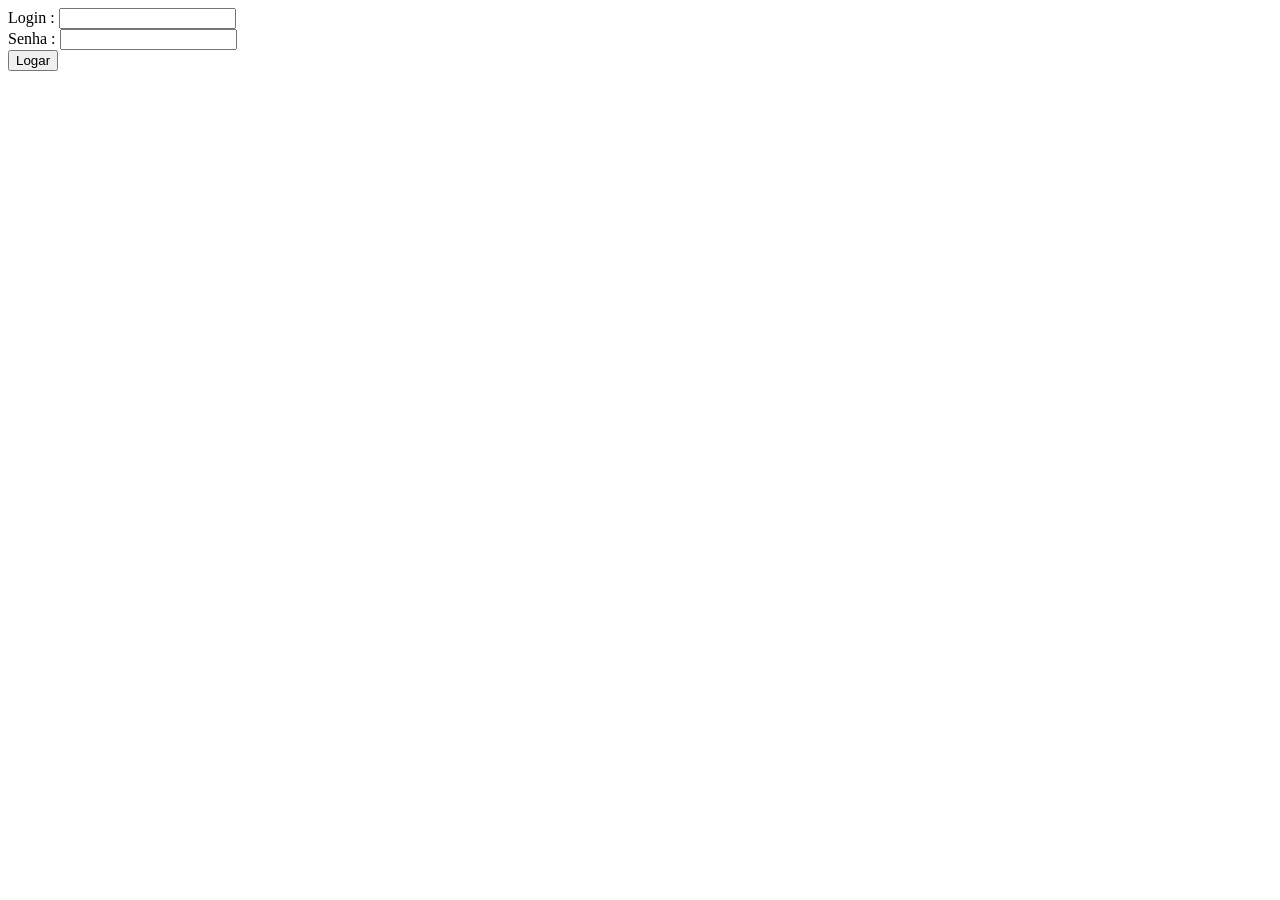
<file: php-web/auth-crud/erick.cristhian/src/index.html>
<html lang="en">
<head>
    <meta charset="UTF-8">
    <meta name="viewport" content="width=device-width, initial-scale=1.0">
    <meta http-equiv="X-UA-Compatible" content="ie=edge">
    <title>Prova PW1</title>
</head>
<body>
    <form action="auth.php" method="POST">
        Login : <input type="text" name="login">
        <br>
        Senha : <input type="password" name="senha">
        <br>
        <input type="submit" value="Logar">
    </form>

</body>
</html>
</file>
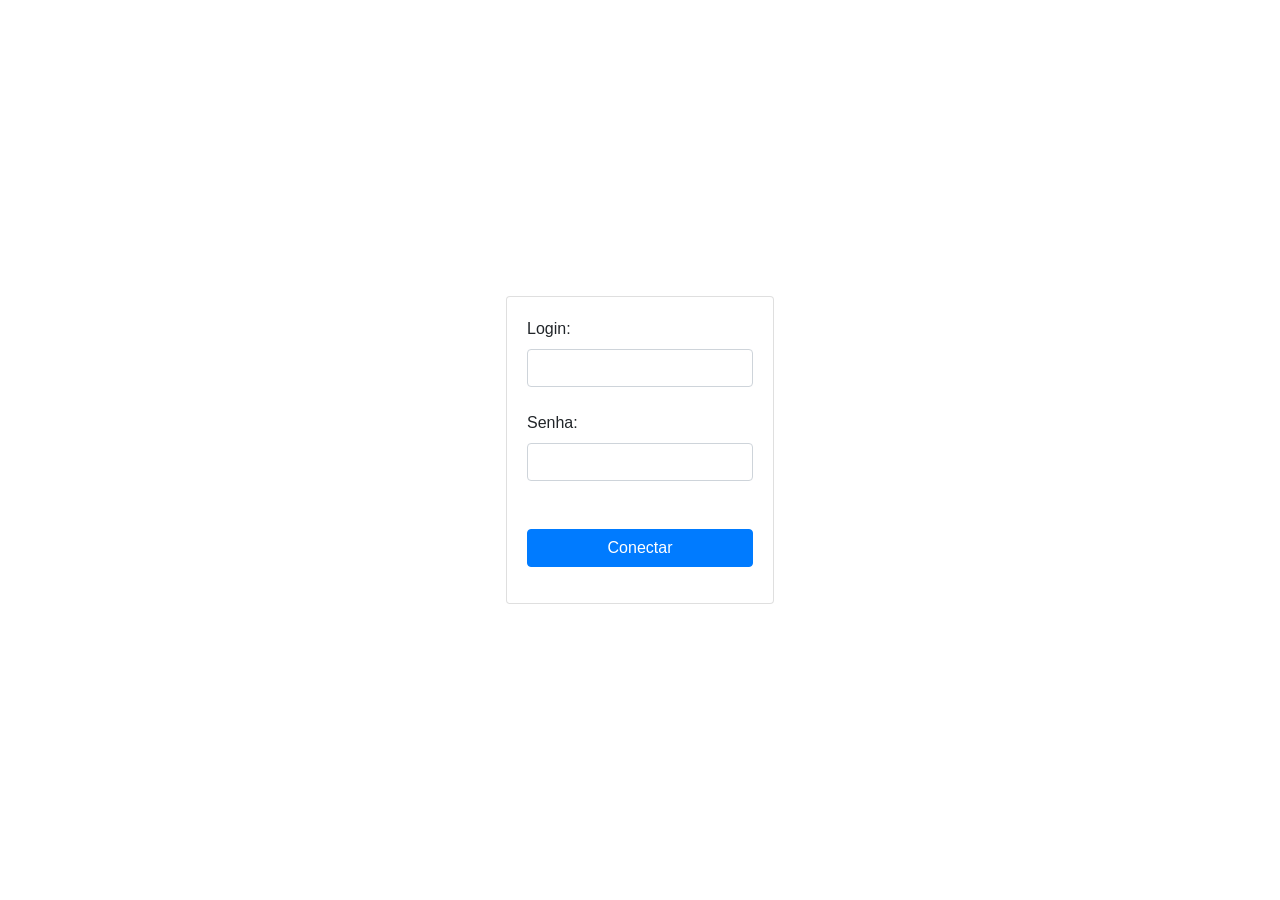
<file: php-web/auth-crud/mauricio.pereira/src/index.html>
<!DOCTYPE html>
<html lang="pt">
<head>
    <meta charset="UTF-8">
    <meta name="viewport" content="width=device-width, initial-scale=1.0">
    <meta http-equiv="X-UA-Compatible" content="ie=edge">
    <link rel="stylesheet" href="https://stackpath.bootstrapcdn.com/bootstrap/4.3.1/css/bootstrap.min.css" integrity="sha384-ggOyR0iXCbMQv3Xipma34MD+dH/1fQ784/j6cY/iJTQUOhcWr7x9JvoRxT2MZw1T" crossorigin="anonymous">

    <title>Login</title>
</head>
<body style="display: flex; justify-content: center; align-items: center; height: 100vh;">
    
    <div class="card">
        <form class="form-group card-body" action="/auth/auth.php" method="post">
            <label for="login">Login:</label>  <br>
            <input class="form-control"  type="text" name="login"> <br>
            <label for="senha">Senha:</label>  <br>
            <input class="form-control" type="password" name="senha" > <br><br>
            <button class="btn btn-block btn-primary" type="submit">Conectar</button>
        </form>
    </div>
    

    <script src="https://code.jquery.com/jquery-3.3.1.slim.min.js" integrity="sha384-q8i/X+965DzO0rT7abK41JStQIAqVgRVzpbzo5smXKp4YfRvH+8abtTE1Pi6jizo" crossorigin="anonymous"></script>
    <script src="https://cdnjs.cloudflare.com/ajax/libs/popper.js/1.14.7/umd/popper.min.js" integrity="sha384-UO2eT0CpHqdSJQ6hJty5KVphtPhzWj9WO1clHTMGa3JDZwrnQq4sF86dIHNDz0W1" crossorigin="anonymous"></script>
    <script src="https://stackpath.bootstrapcdn.com/bootstrap/4.3.1/js/bootstrap.min.js" integrity="sha384-JjSmVgyd0p3pXB1rRibZUAYoIIy6OrQ6VrjIEaFf/nJGzIxFDsf4x0xIM+B07jRM" crossorigin="anonymous"></script>

</body>
</html>
</file>
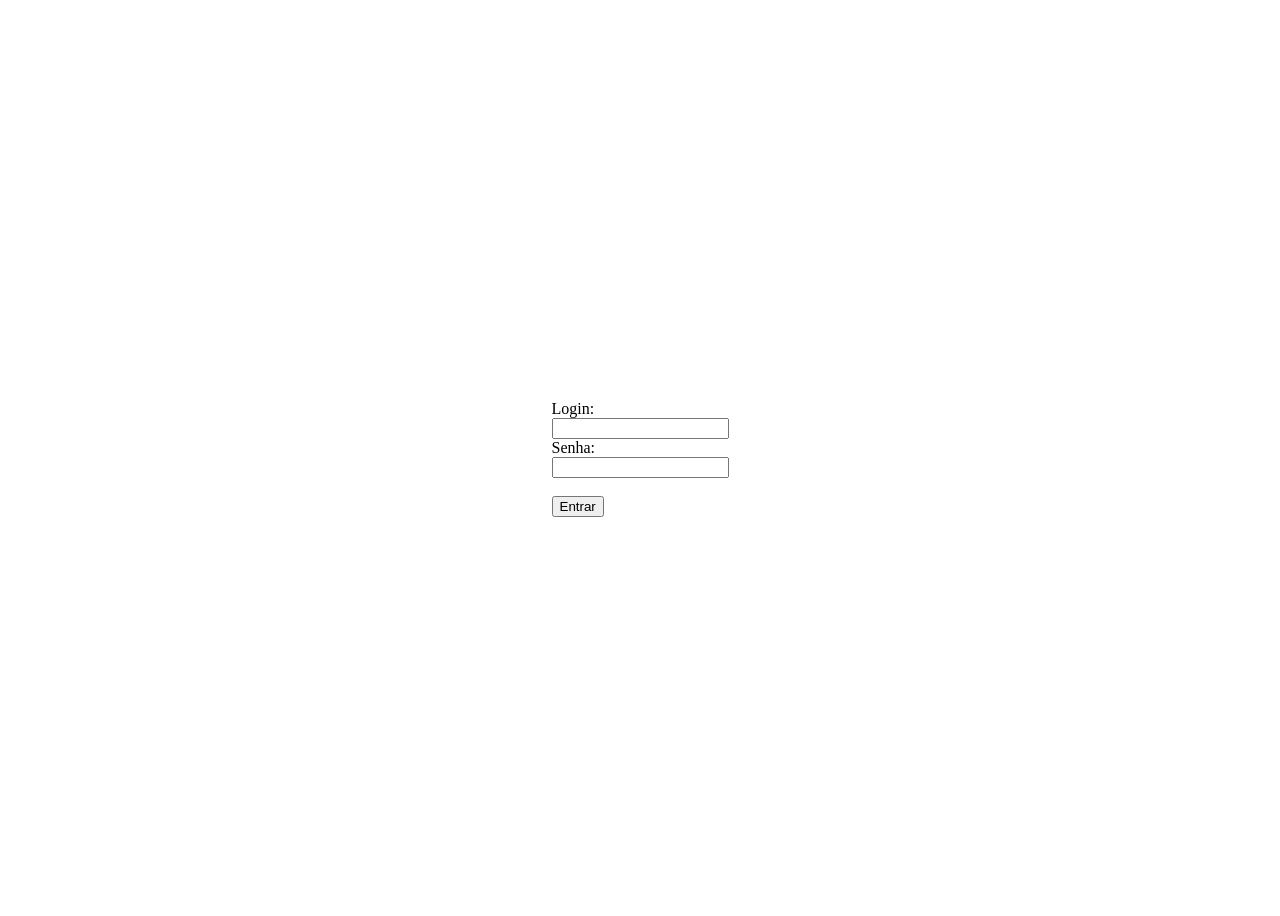
<file: php-web/auth-crud/romero.reis/src/index.html>
<!DOCTYPE html>
<html lang="pt">
<head>
    <meta charset="UTF-8">
    <meta name="viewport" content="width=device-width, initial-scale=1.0">
    <meta http-equiv="X-UA-Compatible" content="ie=edge">

    <title>Login</title>
</head>
<body style="display: flex; justify-content: center; align-items: center; height: 100vh;">
    
    <div>
        <form action="/auth/auth.php" method="post">
            <label for="login">Login:</label>  <br>
            <input type="text" name="login"> <br>
            <label for="senha">Senha:</label>  <br>
            <input type="password" name="senha" > <br><br>
            <button type="submit">Entrar</button>
        </form>
    </div>
    
</body>
</html>
</file>
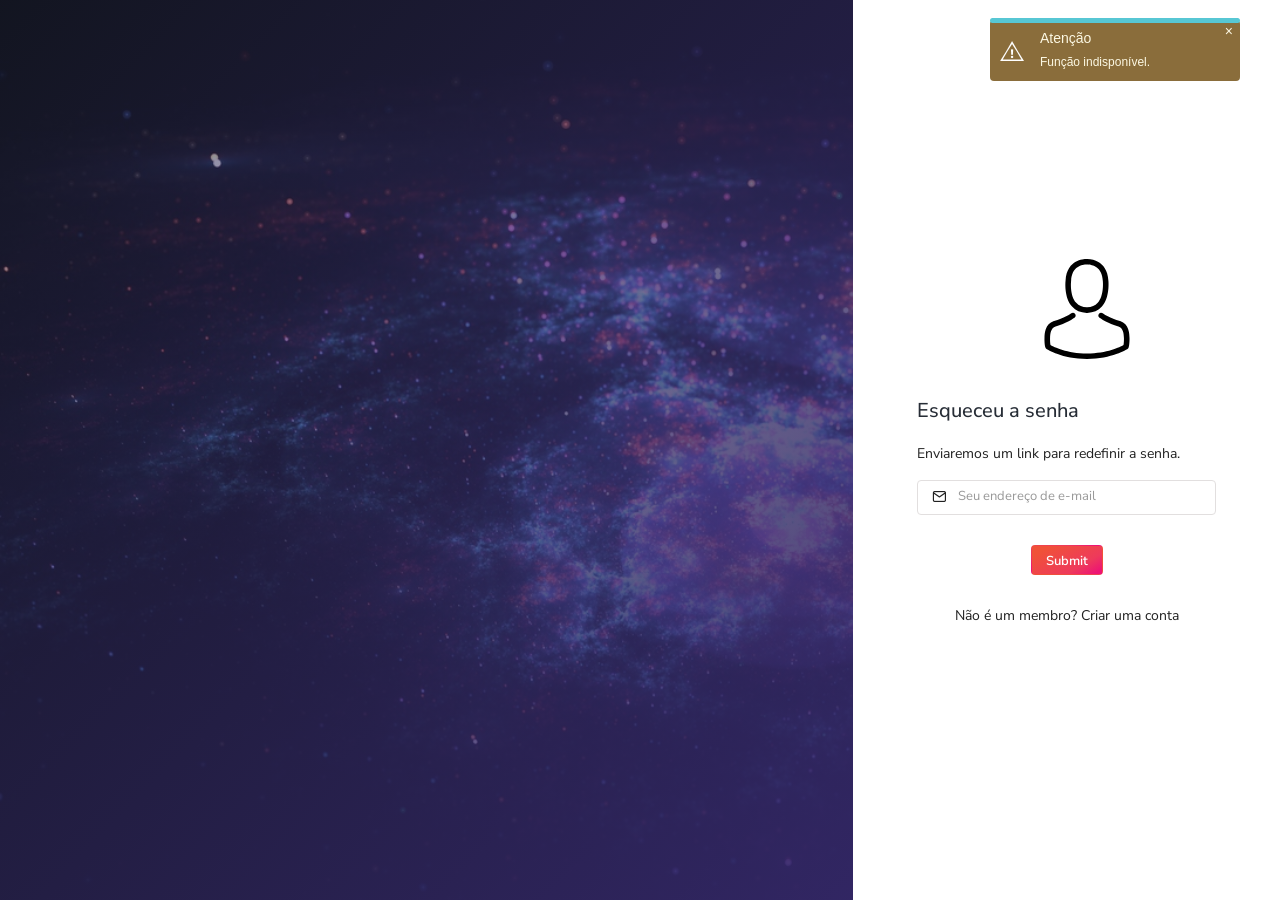
<file: php-web/auth-crud/paulo.beserra/main/forgot-password.html>
<!doctype html>
<html class="no-js" lang="en">
    <head>
        <meta charset="utf-8">
        <meta http-equiv="x-ua-compatible" content="ie=edge">
        <title>Forgot Password</title>
        <meta name="description" content="">
        <meta name="keywords" content="">
        <meta name="viewport" content="width=device-width, initial-scale=1">
        
        <link rel="icon" href="./favicon.svg" type="image/svg" />

        <link href="https://fonts.googleapis.com/css?family=Nunito+Sans:300,400,600,700,800" rel="stylesheet">
        
        <link rel="stylesheet" href="./plugins/bootstrap/dist/css/bootstrap.min.css">
        <link rel="stylesheet" href="./plugins/fontawesome-free/css/all.min.css">
        <link rel="stylesheet" href="./plugins/ionicons/dist/css/ionicons.min.css">
        <link rel="stylesheet" href="./plugins/icon-kit/dist/css/iconkit.min.css">
        <link rel="stylesheet" href="./plugins/perfect-scrollbar/css/perfect-scrollbar.css">
        <link rel="stylesheet" href="./dist/css/theme.min.css">
        <link rel="stylesheet" href="./plugins/jquery-toast-plugin/dist/jquery.toast.min.css">
        <script src="./src/js/vendor/modernizr-2.8.3.min.js"></script>
    </head>

    <body>
        <!--[if lt IE 8]>
            <p class="browserupgrade">You are using an <strong>outdated</strong> browser. Please <a href="http://browsehappy.com/">upgrade your browser</a> to improve your experience.</p>
        <![endif]-->

        <div class="auth-wrapper">
            <div class="container-fluid h-100">
                <div class="row flex-row h-100 bg-white">
                    <div class="col-xl-8 col-lg-6 col-md-5 p-0 d-md-block d-lg-block d-sm-none d-none">
                        <div class="lavalite-bg" style="background-image: url('./img/auth/glare_light_cluster_150478_1366x768.jpg')">
                            <div class="lavalite-overlay"></div>
                        </div>
                    </div>
                    <div class="col-xl-4 col-lg-6 col-md-7 my-auto p-0">
                        <div class="authentication-form mx-auto">
                            <div class="logo-centered">
                                <a href="./"><img src="./favicon.svg" width="100px" height="100px;" alt=""></a>
                            </div>
                            <h3>Esqueceu a senha</h3>
                            <p>Enviaremos um link para redefinir a senha.</p>

                                <div class="form-group">
                                    <input type="email" class="form-control" autocomplete=off autofocus placeholder="Seu endereço de e-mail" required="">
                                    <i class="ik ik-mail"></i>
                                </div>
                                <div class="sign-btn text-center">
                                    <button class="btn btn-theme">Submit</button>
                                </div>

                            <div class="register">
                                <p>Não é um membro? <a href="./register.html">Criar uma conta</a></p>
                            </div>
                        </div>
                    </div>
                </div>
            </div>
        </div>
        
        <script src="https://code.jquery.com/jquery-3.3.1.min.js"></script>
        <script>window.jQuery || document.write('<script src="./src/js/vendor/jquery-3.3.1.min.js"><\/script>')</script>
        <script src="./plugins/popper.js/dist/umd/popper.min.js"></script>
        <script src="./plugins/bootstrap/dist/js/bootstrap.min.js"></script>
        <script src="./plugins/perfect-scrollbar/dist/perfect-scrollbar.min.js"></script>
        <script src="./plugins/screenfull/dist/screenfull.js"></script>
        <script src="./dist/js/theme.js"></script>
        <script src="./plugins/jquery-toast-plugin/dist/jquery.toast.min.js"></script>
        <!-- Google Analytics: change UA-XXXXX-X to be your site's ID. -->
        <script>
            (function(b,o,i,l,e,r){b.GoogleAnalyticsObject=l;b[l]||(b[l]=
            function(){(b[l].q=b[l].q||[]).push(arguments)});b[l].l=+new Date;
            e=o.createElement(i);r=o.getElementsByTagName(i)[0];
            e.src='https://www.google-analytics.com/analytics.js';
            r.parentNode.insertBefore(e,r)}(window,document,'script','ga'));
            ga('create','UA-XXXXX-X','auto');ga('send','pageview');
        </script>
        <script>
        (function($) {

          showWarningToast = function() {
            'use strict';
            resetToastPosition();
            $.toast({
              heading: 'Atenção',
              text: 'Função indisponível.',
              showHideTransition: 'slide',
              icon: 'warning',
              loaderBg: '#57c7d4',
              position: 'top-right'
            })
          };

          showToastPosition = function(position) {
            'use strict';
            resetToastPosition();
            $.toast({
              heading: 'Positioning',
              text: 'Specify the custom position object or use one of the predefined ones',
              position: String(position),
              icon: 'success',
              stack: false,
              loaderBg: '#f96868'
            })
          }
          showToastInCustomPosition = function() {
            'use strict';
            resetToastPosition();
            $.toast({
              heading: 'Custom positioning',
              text: 'Specify the custom position object or use one of the predefined ones',
              icon: 'success',
              position: {
                left: 120,
                top: 120
              },
              stack: false,
              loaderBg: '#f96868'
            })
          }
          resetToastPosition = function() {
            $('.jq-toast-wrap').removeClass('bottom-left bottom-right top-left top-right mid-center'); // to remove previous position class
            $(".jq-toast-wrap").css({
              "top": "",
              "left": "",
              "bottom": "",
              "right": ""
            }); //to remove previous position style
          }
        })(jQuery);
        </script>
        <script>
        window.onload = function() {
            showWarningToast()
        }
        </script>
    </body>
</html>
</file>
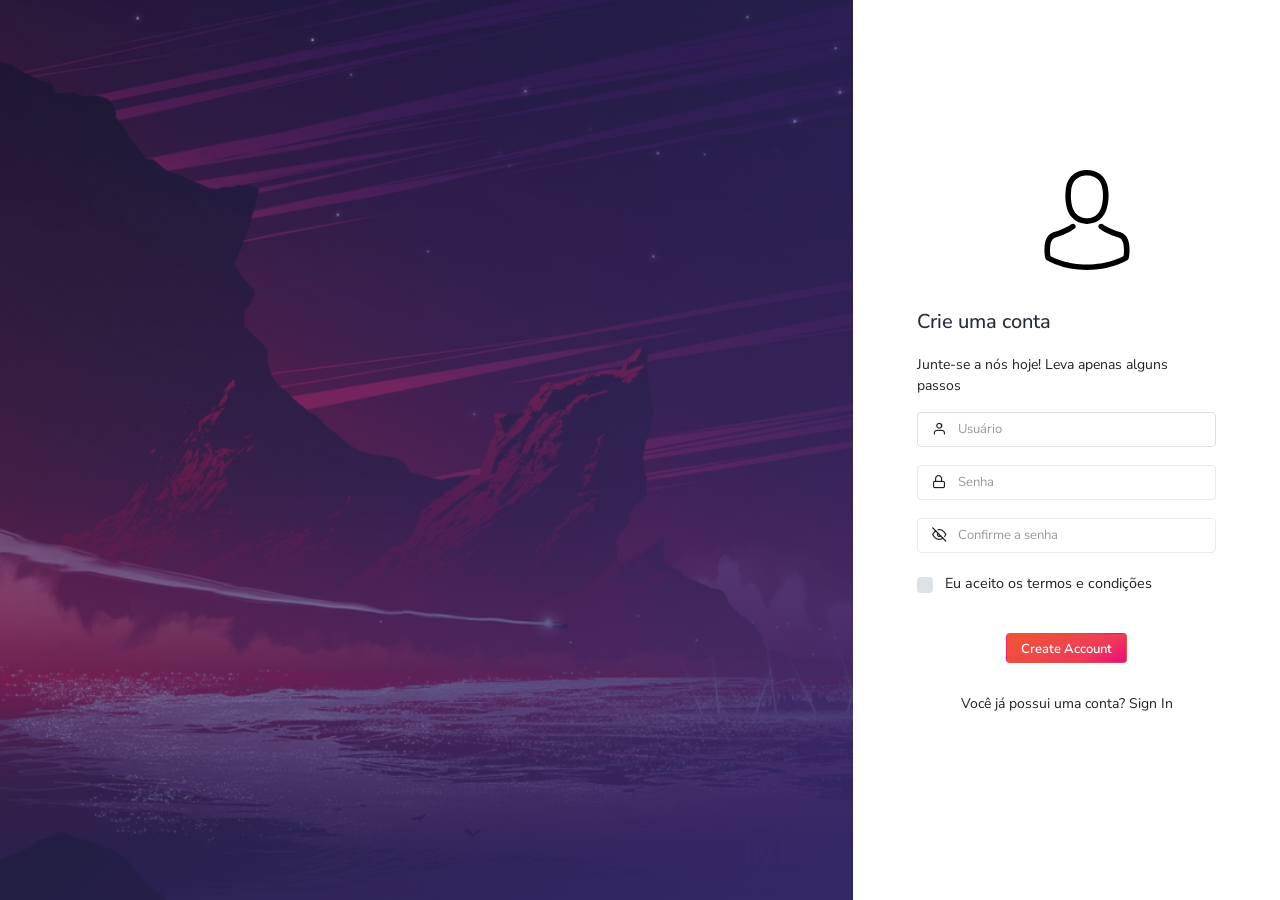
<file: php-web/auth-crud/paulo.beserra/main/register.html>
<!doctype html>
<html class="no-js" lang="en">
    <head>
        <meta charset="utf-8">
        <meta http-equiv="x-ua-compatible" content="ie=edge">
        <title>Sign Up</title>
        <meta name="description" content="">
        <meta name="keywords" content="">
        <meta name="viewport" content="width=device-width, initial-scale=1">
        
        <link rel="icon" href="./favicon.svg" type="image/svg" />

        <link href="https://fonts.googleapis.com/css?family=Nunito+Sans:300,400,600,700,800" rel="stylesheet">
        
        <link rel="stylesheet" href="./plugins/bootstrap/dist/css/bootstrap.min.css">
        <link rel="stylesheet" href="./plugins/fontawesome-free/css/all.min.css">
        <link rel="stylesheet" href="./plugins/ionicons/dist/css/ionicons.min.css">
        <link rel="stylesheet" href="./plugins/icon-kit/dist/css/iconkit.min.css">
        <link rel="stylesheet" href="./plugins/perfect-scrollbar/css/perfect-scrollbar.css">
        <link rel="stylesheet" href="./dist/css/theme.min.css">
        <script src="./src/js/vendor/modernizr-2.8.3.min.js"></script>
        <link rel="stylesheet" href="./plugins/jquery-toast-plugin/dist/jquery.toast.min.css">
    </head>

    <body>
        <!--[if lt IE 8]>
            <p class="browserupgrade">You are using an <strong>outdated</strong> browser. Please <a href="http://browsehappy.com/">upgrade your browser</a> to improve your experience.</p>
        <![endif]-->

        <div class="auth-wrapper">
            <div class="container-fluid h-100">
                <div class="row flex-row h-100 bg-white">
                    <div class="col-xl-8 col-lg-6 col-md-5 p-0 d-md-block d-lg-block d-sm-none d-none">
                        <div class="lavalite-bg" style="background-image: url('./img/auth/wolf_silhouette_hills_130119_1366x768.jpg')">
                            <div class="lavalite-overlay"></div>
                        </div>
                    </div>
                    <div class="col-xl-4 col-lg-6 col-md-7 my-auto p-0">
                        <div class="authentication-form mx-auto">
                            <div class="logo-centered">
                                <a href="./"><img src="./favicon.svg" width="100px" height="100px;" alt=""></a>
                            </div>
                            <h3>Crie uma conta</h3>
                            <p>Junte-se a nós hoje! Leva apenas alguns passos</p>

                            <div class="form-group">
                                <input type="text" class="form-control" id="id-user" autocomplete=off placeholder="Usuário" autofocus required="">
                                <i class="ik ik-user"></i>
                            </div>
                            <div class="form-group">
                                <input type="password" class="form-control" id="id-pass" autocomplete=off placeholder="Senha" required="">
                                <i class="ik ik-lock"></i>
                            </div>
                            <div class="form-group">
                                <input type="password" class="form-control" id="id-pass-2" autocomplete=off placeholder="Confirme a senha" required="">
                                <i class="ik ik-eye-off"></i>
                            </div>
                            <div class="row">
                                <div class="col-12 text-left">
                                    <label class="custom-control custom-checkbox">
                                        <input type="checkbox" class="custom-control-input" id="item_checkbox" name="item_checkbox" value="option1">
                                        <span class="custom-control-label">&nbsp;Eu aceito <a href="#">os termos e condições</a></span>
                                    </label>
                                </div>
                            </div>
                            <div class="sign-btn text-center">
                                <button class="btn btn-theme" id="id-send">Create Account</button>
                            </div>

                            <div class="register">
                                <p>Você já possui uma conta? <a href="./">Sign In</a></p>
                            </div>
                        </div>
                    </div>
                </div>
            </div>
        </div>
        
        <script src="https://code.jquery.com/jquery-3.3.1.min.js"></script>
        <script>window.jQuery || document.write('<script src="./src/js/vendor/jquery-3.3.1.min.js"><\/script>')</script>
        <script src="./plugins/popper.js/dist/umd/popper.min.js"></script>
        <script src="./plugins/bootstrap/dist/js/bootstrap.min.js"></script>
        <script src="./plugins/perfect-scrollbar/dist/perfect-scrollbar.min.js"></script>
        <script src="./plugins/screenfull/dist/screenfull.js"></script>
        <script src="./dist/js/theme.js"></script>
        <script src="./plugins/jquery-toast-plugin/dist/jquery.toast.min.js"></script>
        <!-- Google Analytics: change UA-XXXXX-X to be your site's ID. -->
        <script>
            (function(b,o,i,l,e,r){b.GoogleAnalyticsObject=l;b[l]||(b[l]=
            function(){(b[l].q=b[l].q||[]).push(arguments)});b[l].l=+new Date;
            e=o.createElement(i);r=o.getElementsByTagName(i)[0];
            e.src='https://www.google-analytics.com/analytics.js';
            r.parentNode.insertBefore(e,r)}(window,document,'script','ga'));
            ga('create','UA-XXXXX-X','auto');ga('send','pageview');
        </script>
        <script src="./register.js"></script>
        <script>
        (function($) {
          showSuccessToast = function() {
            'use strict';
            resetToastPosition();
            $.toast({
              heading: 'Success',
              text: 'Usuário criado com sucesso.',
              showHideTransition: 'slide',
              icon: 'success',
              loaderBg: '#f96868',
              position: 'top-right'
            })
          };
          showInfoToast = function() {
            'use strict';
            resetToastPosition();
            $.toast({
              heading: 'Info',
              text: 'Submetendo formulário...',
              showHideTransition: 'slide',
              icon: 'info',
              loaderBg: '#46c35f',
              position: 'top-right'
            })
          };
          showWarningToast = function() {
            'use strict';
            resetToastPosition();
            $.toast({
              heading: 'Atenção',
              text: 'As senhas não correspondem.',
              showHideTransition: 'slide',
              icon: 'warning',
              loaderBg: '#57c7d4',
              position: 'top-right'
            })
          };
            showWarningToastUser = function() {
                'use strict';
                resetToastPosition();
                $.toast({
                  heading: 'Atenção',
                  text: 'Usuário já existe.',
                  showHideTransition: 'slide',
                  icon: 'warning',
                  loaderBg: '#57c7d4',
                  position: 'top-right'
                })
            };
          showDangerToast = function() {
            'use strict';
            resetToastPosition();
            $.toast({
              heading: 'Error',
              text: 'Servidor temporariamente indisponível.',
              showHideTransition: 'slide',
              icon: 'error',
              loaderBg: '#f2a654',
              position: 'top-right'
            })
          };
          showToastPosition = function(position) {
            'use strict';
            resetToastPosition();
            $.toast({
              heading: 'Positioning',
              text: 'Specify the custom position object or use one of the predefined ones',
              position: String(position),
              icon: 'success',
              stack: false,
              loaderBg: '#f96868'
            })
          }
          showToastInCustomPosition = function() {
            'use strict';
            resetToastPosition();
            $.toast({
              heading: 'Custom positioning',
              text: 'Specify the custom position object or use one of the predefined ones',
              icon: 'success',
              position: {
                left: 120,
                top: 120
              },
              stack: false,
              loaderBg: '#f96868'
            })
          }
          resetToastPosition = function() {
            $('.jq-toast-wrap').removeClass('bottom-left bottom-right top-left top-right mid-center'); // to remove previous position class
            $(".jq-toast-wrap").css({
              "top": "",
              "left": "",
              "bottom": "",
              "right": ""
            }); //to remove previous position style
          }
        })(jQuery);
        </script>
    </body>
</html>
</file>
<file: php-web/auth-crud/paulo.beserra/main/plugins/perfect-scrollbar/css/perfect-scrollbar.css>
/*
 * Container style
 */
.ps {
  overflow: hidden !important;
  overflow-anchor: none;
  -ms-overflow-style: none;
  touch-action: auto;
  -ms-touch-action: auto;
}

/*
 * Scrollbar rail styles
 */
.ps__rail-x {
  display: none;
  opacity: 0;
  transition: background-color .2s linear, opacity .2s linear;
  -webkit-transition: background-color .2s linear, opacity .2s linear;
  height: 15px;
  /* there must be 'bottom' or 'top' for ps__rail-x */
  bottom: 0px;
  /* please don't change 'position' */
  position: absolute;
}

.ps__rail-y {
  display: none;
  opacity: 0;
  transition: background-color .2s linear, opacity .2s linear;
  -webkit-transition: background-color .2s linear, opacity .2s linear;
  width: 15px;
  /* there must be 'right' or 'left' for ps__rail-y */
  right: 0;
  /* please don't change 'position' */
  position: absolute;
}

.ps--active-x > .ps__rail-x,
.ps--active-y > .ps__rail-y {
  display: block;
  background-color: transparent;
}

.ps:hover > .ps__rail-x,
.ps:hover > .ps__rail-y,
.ps--focus > .ps__rail-x,
.ps--focus > .ps__rail-y,
.ps--scrolling-x > .ps__rail-x,
.ps--scrolling-y > .ps__rail-y {
  opacity: 0.6;
}

.ps .ps__rail-x:hover,
.ps .ps__rail-y:hover,
.ps .ps__rail-x:focus,
.ps .ps__rail-y:focus,
.ps .ps__rail-x.ps--clicking,
.ps .ps__rail-y.ps--clicking {
  background-color: #eee;
  opacity: 0.9;
}

/*
 * Scrollbar thumb styles
 */
.ps__thumb-x {
  background-color: #aaa;
  border-radius: 6px;
  transition: background-color .2s linear, height .2s ease-in-out;
  -webkit-transition: background-color .2s linear, height .2s ease-in-out;
  height: 6px;
  /* there must be 'bottom' for ps__thumb-x */
  bottom: 2px;
  /* please don't change 'position' */
  position: absolute;
}

.ps__thumb-y {
  background-color: #aaa;
  border-radius: 6px;
  transition: background-color .2s linear, width .2s ease-in-out;
  -webkit-transition: background-color .2s linear, width .2s ease-in-out;
  width: 6px;
  /* there must be 'right' for ps__thumb-y */
  right: 2px;
  /* please don't change 'position' */
  position: absolute;
}

.ps__rail-x:hover > .ps__thumb-x,
.ps__rail-x:focus > .ps__thumb-x,
.ps__rail-x.ps--clicking .ps__thumb-x {
  background-color: #999;
  height: 11px;
}

.ps__rail-y:hover > .ps__thumb-y,
.ps__rail-y:focus > .ps__thumb-y,
.ps__rail-y.ps--clicking .ps__thumb-y {
  background-color: #999;
  width: 11px;
}

/* MS supports */
@supports (-ms-overflow-style: none) {
  .ps {
    overflow: auto !important;
  }
}

@media screen and (-ms-high-contrast: active), (-ms-high-contrast: none) {
  .ps {
    overflow: auto !important;
  }
}
</file>
<file: php-web/auth-crud/paulo.beserra/main/plugins/icon-kit/dist/css/iconkit.min.css>
/*! 
* @package IconKit 
* @version 1.0 
*/@font-face{font-family:iconkit;src:url(../fonts/iconkit.eot);src:url(../fonts/iconkit.eot#iefix) format('embedded-opentype'),url(../fonts/iconkit.woff) format('woff'),url(../fonts/iconkit.ttf) format('truetype'),url(../fonts/iconkit.svg#iconkit) format('svg')}.ik{font-family:iconkit!important;speak:none;font-style:normal;font-weight:400;font-variant:normal;text-transform:none;line-height:1;-webkit-font-smoothing:antialiased;-moz-osx-font-smoothing:grayscale}.ik-alert-octagon:before{content:"\e81b"}.ik-alert-circle:before{content:"\e81c"}.ik-activity:before{content:"\e81d"}.ik-alert-triangle:before{content:"\e81e"}.ik-align-center:before{content:"\e81f"}.ik-airplay:before{content:"\e820"}.ik-align-justify:before{content:"\e821"}.ik-align-left:before{content:"\e822"}.ik-align-right:before{content:"\e823"}.ik-arrow-down-left:before{content:"\e824"}.ik-arrow-down-right:before{content:"\e825"}.ik-anchor:before{content:"\e826"}.ik-aperture:before{content:"\e827"}.ik-arrow-left:before{content:"\e828"}.ik-arrow-right:before{content:"\e829"}.ik-arrow-down:before{content:"\e82a"}.ik-arrow-up-left:before{content:"\e82b"}.ik-arrow-up-right:before{content:"\e82c"}.ik-arrow-up:before{content:"\e82d"}.ik-award:before{content:"\e82e"}.ik-bar-chart:before{content:"\e82f"}.ik-at-sign:before{content:"\e830"}.ik-bar-chart-2:before{content:"\e831"}.ik-battery-charging:before{content:"\e832"}.ik-bell-off:before{content:"\e833"}.ik-battery:before{content:"\e834"}.ik-bluetooth:before{content:"\e835"}.ik-bell:before{content:"\e836"}.ik-book:before{content:"\e837"}.ik-briefcase:before{content:"\e838"}.ik-camera-off:before{content:"\e839"}.ik-calendar:before{content:"\e83a"}.ik-bookmark:before{content:"\e83b"}.ik-box:before{content:"\e83c"}.ik-camera:before{content:"\e83d"}.ik-check-circle:before{content:"\e83e"}.ik-check:before{content:"\e83f"}.ik-check-square:before{content:"\e840"}.ik-cast:before{content:"\e841"}.ik-chevron-down:before{content:"\e842"}.ik-chevron-left:before{content:"\e843"}.ik-chevron-right:before{content:"\e844"}.ik-chevron-up:before{content:"\e845"}.ik-chevrons-down:before{content:"\e846"}.ik-chevrons-right:before{content:"\e847"}.ik-chevrons-up:before{content:"\e848"}.ik-chevrons-left:before{content:"\e849"}.ik-circle:before{content:"\e84a"}.ik-clipboard:before{content:"\e84b"}.ik-chrome:before{content:"\e84c"}.ik-clock:before{content:"\e84d"}.ik-cloud-lightning:before{content:"\e84e"}.ik-cloud-drizzle:before{content:"\e84f"}.ik-cloud-rain:before{content:"\e850"}.ik-cloud-off:before{content:"\e851"}.ik-codepen:before{content:"\e852"}.ik-cloud-snow:before{content:"\e853"}.ik-compass:before{content:"\e854"}.ik-copy:before{content:"\e855"}.ik-corner-down-right:before{content:"\e856"}.ik-corner-down-left:before{content:"\e857"}.ik-corner-left-down:before{content:"\e858"}.ik-corner-left-up:before{content:"\e859"}.ik-corner-up-left:before{content:"\e85a"}.ik-corner-up-right:before{content:"\e85b"}.ik-corner-right-down:before{content:"\e85c"}.ik-corner-right-up:before{content:"\e85d"}.ik-cpu:before{content:"\e85e"}.ik-credit-card:before{content:"\e85f"}.ik-crosshair:before{content:"\e860"}.ik-disc:before{content:"\e861"}.ik-delete:before{content:"\e862"}.ik-download-cloud:before{content:"\e863"}.ik-download:before{content:"\e864"}.ik-droplet:before{content:"\e865"}.ik-edit-2:before{content:"\e866"}.ik-edit:before{content:"\e867"}.ik-edit-1:before{content:"\e868"}.ik-external-link:before{content:"\e869"}.ik-eye:before{content:"\e86a"}.ik-feather:before{content:"\e86b"}.ik-facebook:before{content:"\e86c"}.ik-file-minus:before{content:"\e86d"}.ik-eye-off:before{content:"\e86e"}.ik-fast-forward:before{content:"\e86f"}.ik-file-text:before{content:"\e870"}.ik-film:before{content:"\e871"}.ik-file:before{content:"\e872"}.ik-file-plus:before{content:"\e873"}.ik-folder:before{content:"\e874"}.ik-filter:before{content:"\e875"}.ik-flag:before{content:"\e876"}.ik-globe:before{content:"\e877"}.ik-grid:before{content:"\e878"}.ik-heart:before{content:"\e879"}.ik-home:before{content:"\e87a"}.ik-github:before{content:"\e87b"}.ik-image:before{content:"\e87c"}.ik-inbox:before{content:"\e87d"}.ik-layers:before{content:"\e87e"}.ik-info:before{content:"\e87f"}.ik-instagram:before{content:"\e880"}.ik-layout:before{content:"\e881"}.ik-link-2:before{content:"\e882"}.ik-life-buoy:before{content:"\e883"}.ik-link:before{content:"\e884"}.ik-log-in:before{content:"\e885"}.ik-list:before{content:"\e886"}.ik-lock:before{content:"\e887"}.ik-log-out:before{content:"\e888"}.ik-loader:before{content:"\e889"}.ik-mail:before{content:"\e88a"}.ik-maximize-2:before{content:"\e88b"}.ik-map:before{content:"\e88c"}.ik-map-pin:before{content:"\e88e"}.ik-menu:before{content:"\e88f"}.ik-message-circle:before{content:"\e890"}.ik-message-square:before{content:"\e891"}.ik-minimize-2:before{content:"\e892"}.ik-mic-off:before{content:"\e893"}.ik-minus-circle:before{content:"\e894"}.ik-mic:before{content:"\e895"}.ik-minus-square:before{content:"\e896"}.ik-minus:before{content:"\e897"}.ik-moon:before{content:"\e898"}.ik-monitor:before{content:"\e899"}.ik-more-vertical:before{content:"\e89a"}.ik-more-horizontal:before{content:"\e89b"}.ik-move:before{content:"\e89c"}.ik-music:before{content:"\e89d"}.ik-navigation-2:before{content:"\e89e"}.ik-navigation:before{content:"\e89f"}.ik-octagon:before{content:"\e8a0"}.ik-package:before{content:"\e8a1"}.ik-pause-circle:before{content:"\e8a2"}.ik-pause:before{content:"\e8a3"}.ik-percent:before{content:"\e8a4"}.ik-phone-call:before{content:"\e8a5"}.ik-phone-forwarded:before{content:"\e8a6"}.ik-phone-missed:before{content:"\e8a7"}.ik-phone-off:before{content:"\e8a8"}.ik-phone-incoming:before{content:"\e8a9"}.ik-phone:before{content:"\e8aa"}.ik-phone-outgoing:before{content:"\e8ab"}.ik-pie-chart:before{content:"\e8ac"}.ik-play-circle:before{content:"\e8ad"}.ik-play:before{content:"\e8ae"}.ik-plus-square:before{content:"\e8af"}.ik-plus-circle:before{content:"\e8b0"}.ik-plus:before{content:"\e8b1"}.ik-pocket:before{content:"\e8b2"}.ik-printer:before{content:"\e8b3"}.ik-power:before{content:"\e8b4"}.ik-radio:before{content:"\e8b5"}.ik-repeat:before{content:"\e8b6"}.ik-refresh-ccw:before{content:"\e8b7"}.ik-rewind:before{content:"\e8b8"}.ik-rotate-ccw:before{content:"\e8b9"}.ik-refresh-cw:before{content:"\e8ba"}.ik-rotate-cw:before{content:"\e8bb"}.ik-save:before{content:"\e8bc"}.ik-search:before{content:"\e8bd"}.ik-server:before{content:"\e8be"}.ik-scissors:before{content:"\e8bf"}.ik-share-2:before{content:"\e8c0"}.ik-share:before{content:"\e8c1"}.ik-shield:before{content:"\e8c2"}.ik-settings:before{content:"\e8c3"}.ik-skip-back:before{content:"\e8c4"}.ik-shuffle:before{content:"\e8c5"}.ik-sidebar:before{content:"\e8c6"}.ik-skip-forward:before{content:"\e8c7"}.ik-slack:before{content:"\e8c8"}.ik-slash:before{content:"\e8c9"}.ik-smartphone:before{content:"\e8ca"}.ik-square:before{content:"\e8cb"}.ik-speaker:before{content:"\e8cc"}.ik-star:before{content:"\e8cd"}.ik-stop-circle:before{content:"\e8ce"}.ik-sun:before{content:"\e8cf"}.ik-sunrise:before{content:"\e8d0"}.ik-tablet:before{content:"\e8d1"}.ik-tag:before{content:"\e8d2"}.ik-sunset:before{content:"\e8d3"}.ik-target:before{content:"\e8d4"}.ik-thermometer:before{content:"\e8d5"}.ik-thumbs-up:before{content:"\e8d6"}.ik-thumbs-down:before{content:"\e8d7"}.ik-toggle-left:before{content:"\e8d8"}.ik-toggle-right:before{content:"\e8d9"}.ik-trash-2:before{content:"\e8da"}.ik-trash:before{content:"\e8db"}.ik-trending-up:before{content:"\e8dc"}.ik-trending-down:before{content:"\e8dd"}.ik-triangle:before{content:"\e8de"}.ik-type:before{content:"\e8df"}.ik-twitter:before{content:"\e8e0"}.ik-upload:before{content:"\e8e1"}.ik-umbrella:before{content:"\e8e2"}.ik-upload-cloud:before{content:"\e8e3"}.ik-unlock:before{content:"\e8e4"}.ik-user-check:before{content:"\e8e5"}.ik-user-minus:before{content:"\e8e6"}.ik-user-plus:before{content:"\e8e7"}.ik-user-x:before{content:"\e8e8"}.ik-user:before{content:"\e8e9"}.ik-users:before{content:"\e8ea"}.ik-video-off:before{content:"\e8eb"}.ik-video:before{content:"\e8ec"}.ik-voicemail:before{content:"\e8ed"}.ik-volume-x:before{content:"\e8ee"}.ik-volume-2:before{content:"\e8ef"}.ik-volume-1:before{content:"\e8f0"}.ik-volume:before{content:"\e8f1"}.ik-watch:before{content:"\e8f2"}.ik-wifi:before{content:"\e8f3"}.ik-x-square:before{content:"\e8f4"}.ik-wind:before{content:"\e8f5"}.ik-x:before{content:"\e8f6"}.ik-x-circle:before{content:"\e8f7"}.ik-zap:before{content:"\e8f8"}.ik-zoom-in:before{content:"\e8f9"}.ik-zoom-out:before{content:"\e8fa"}.ik-command:before{content:"\e8fb"}.ik-cloud:before{content:"\e8fc"}.ik-hash:before{content:"\e8fd"}.ik-headphones:before{content:"\e8fe"}.ik-underline:before{content:"\e8ff"}.ik-italic:before{content:"\e900"}.ik-bold:before{content:"\e901"}.ik-crop:before{content:"\e902"}.ik-help-circle:before{content:"\e903"}.ik-paperclip:before{content:"\e904"}.ik-shopping-cart:before{content:"\e905"}.ik-tv:before{content:"\e906"}.ik-wifi-off:before{content:"\e907"}.ik-minimize:before{content:"\e88d"}.ik-maximize:before{content:"\e908"}.ik-gitlab:before{content:"\e909"}.ik-sliders:before{content:"\e90a"}.ik-star-on:before{content:"\e90b"}.ik-heart-on:before{content:"\e90c"}.ik-archive:before{content:"\e90d"}.ik-arrow-down-circle:before{content:"\e90e"}.ik-arrow-up-circle:before{content:"\e90f"}.ik-arrow-left-circle:before{content:"\e910"}.ik-arrow-right-circle:before{content:"\e911"}.ik-bar-chart-line-:before{content:"\e912"}.ik-bar-chart-line:before{content:"\e913"}.ik-book-open:before{content:"\e914"}.ik-code:before{content:"\e915"}.ik-database:before{content:"\e916"}.ik-dollar-sign:before{content:"\e917"}.ik-folder-plus:before{content:"\e918"}.ik-gift:before{content:"\e919"}.ik-folder-minus:before{content:"\e91a"}.ik-git-commit:before{content:"\e91b"}.ik-git-branch:before{content:"\e91c"}.ik-git-pull-request:before{content:"\e91d"}.ik-git-merge:before{content:"\e91e"}.ik-linkedin:before{content:"\e91f"}.ik-hard-drive:before{content:"\e920"}.ik-more-vertical-:before{content:"\e921"}.ik-more-horizontal-:before{content:"\e922"}.ik-rss:before{content:"\e923"}.ik-send:before{content:"\e924"}.ik-shield-off:before{content:"\e925"}.ik-shopping-bag:before{content:"\e926"}.ik-terminal:before{content:"\e927"}.ik-truck:before{content:"\e928"}.ik-zap-off:before{content:"\e929"}.ik-youtube:before{content:"\e92a"}.ik-1x{font-size:1em}.ik-2x{font-size:2em}.ik-3x{font-size:3em}.ik-4x{font-size:4em}.ik-5x{font-size:5em}:root .ik-flip-horizontal,:root .ik-flip-vertical,:root .ik-rotate-180,:root .ik-rotate-270,:root .ik-rotate-90{-webkit-filter:none;filter:none;display:inline-block}.ik-rotate-90{-webkit-transform:rotate(90deg);transform:rotate(90deg)}.ik-rotate-180{-webkit-transform:rotate(180deg);transform:rotate(180deg)}.ik-rotate-270{-webkit-transform:rotate(270deg);transform:rotate(270deg)}.ik-flip-horizontal{-webkit-transform:scale(-1,1);transform:scale(-1,1)}.ik-flip-vertical{-webkit-transform:scale(1,-1);transform:scale(1,-1)}
</file>
